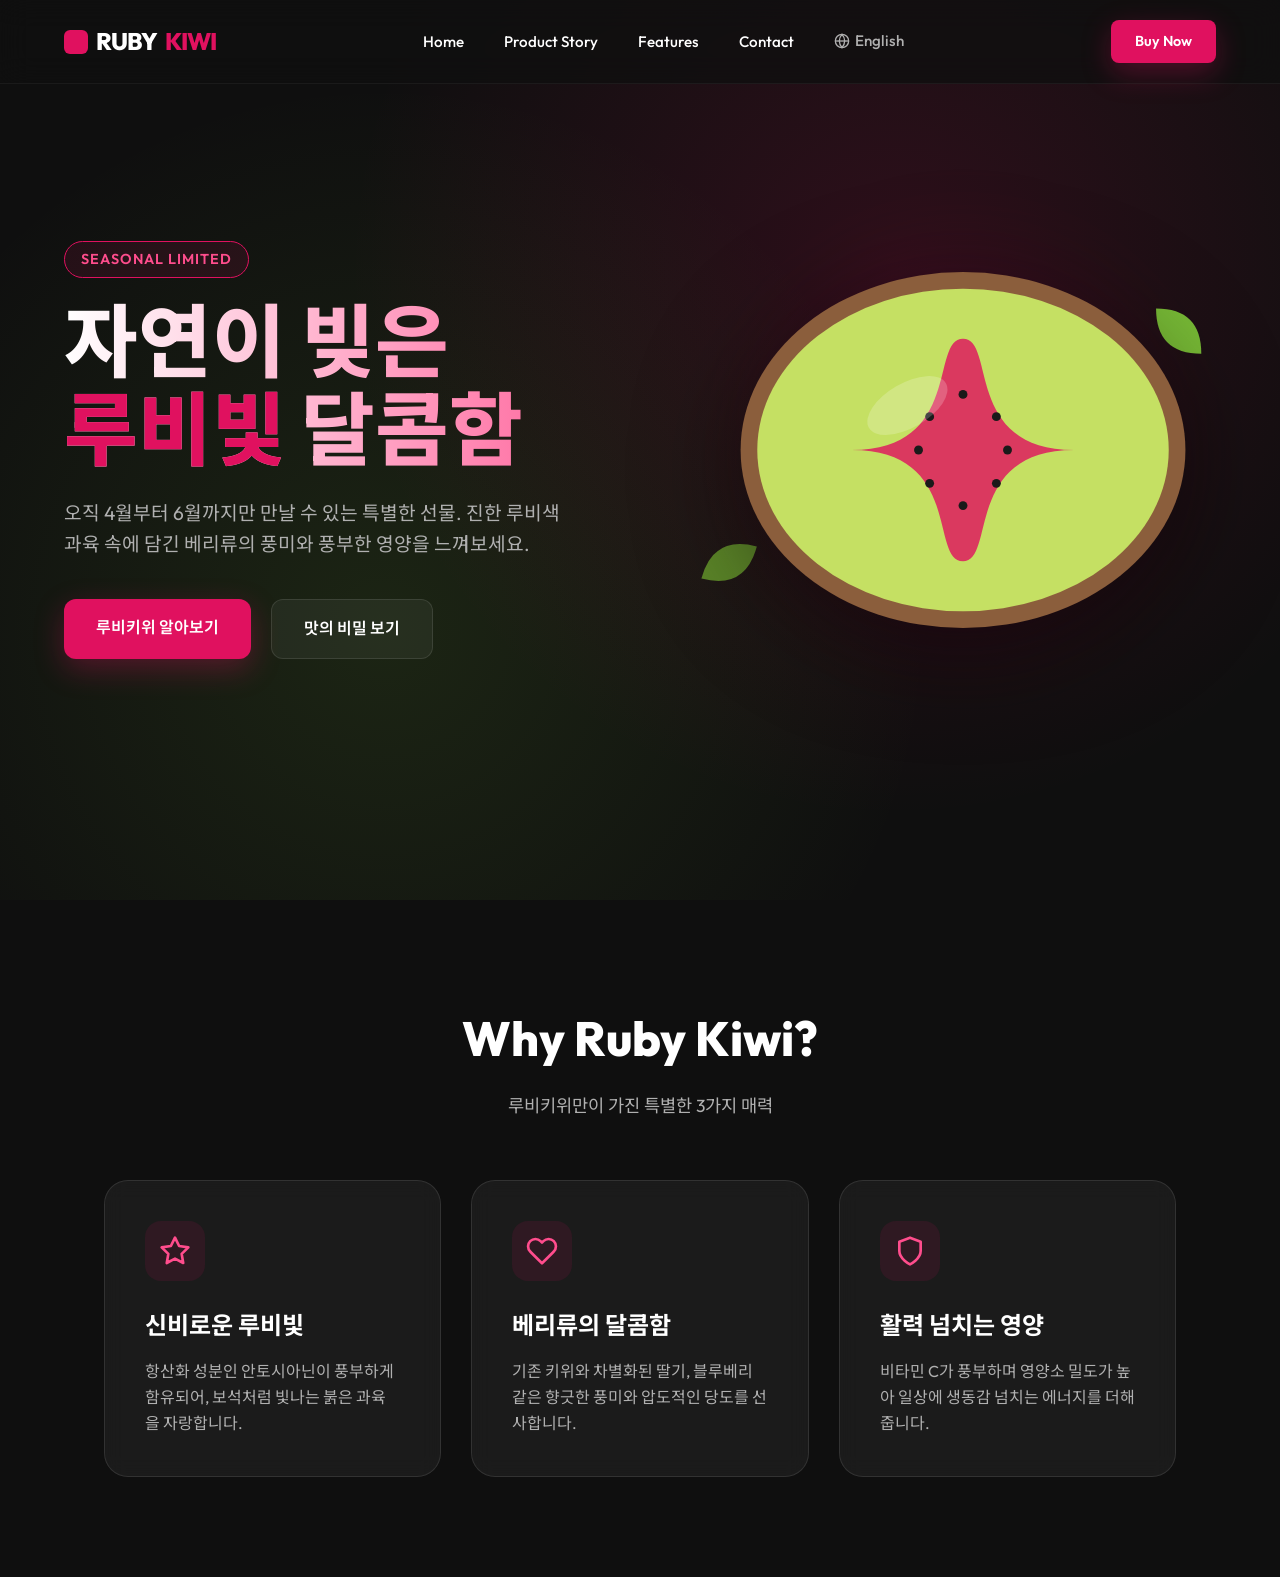
<file: index.html>
<!DOCTYPE html>
<html lang="ko">
<head>
    <meta charset="UTF-8">
    <meta name="viewport" content="width=device-width, initial-scale=1.0">
    <title>Ruby Kiwi | 자연이 선사한 붉은 보석</title>
    <meta name="description" content="제스프리 루비레드 키위 - 안토시아닌이 풍부한 붉은 과육과 베리류의 달콤한 풍미를 경험하세요.">
    <link rel="stylesheet" href="index.css">
</head>
<body>
    <header style="position: fixed; top: 0; width: 100%; z-index: 100; padding: 20px 5%; display: flex; justify-content: space-between; align-items: center; background: rgba(15, 15, 15, 0.8); backdrop-filter: blur(15px); border-bottom: 1px solid rgba(255, 255, 255, 0.05);">
        <div class="logo" style="font-weight: 800; font-size: 1.5rem; letter-spacing: -1px; display: flex; align-items: center; gap: 8px;">
            <div style="width: 24px; height: 24px; background: var(--primary-ruby); border-radius: 6px;"></div>
            RUBY<span style="color: var(--primary-ruby);">KIWI</span>
        </div>
        <nav class="desktop-nav">
            <ul style="display: flex; gap: 40px; list-style: none;">
                <li><a href="#home" style="color: white; text-decoration: none; font-weight: 500; font-size: 0.95rem; transition: var(--transition);">Home</a></li>
                <li><a href="#story" style="color: white; text-decoration: none; font-weight: 500; font-size: 0.95rem; transition: var(--transition);">Product Story</a></li>
                <li><a href="#features" style="color: white; text-decoration: none; font-weight: 500; font-size: 0.95rem; transition: var(--transition);">Features</a></li>
                <li><a href="#contact" style="color: white; text-decoration: none; font-weight: 500; font-size: 0.95rem; transition: var(--transition);">Contact</a></li>
                <li><a href="index_en.html" style="color: var(--text-muted); text-decoration: none; font-weight: 500; font-size: 0.95rem; display: flex; align-items: center; gap: 5px;">
                    <svg width="16" height="16" viewBox="0 0 24 24" fill="none" stroke="currentColor" stroke-width="2"><circle cx="12" cy="12" r="10"/><line x1="2" y1="12" x2="22" y2="12"/><path d="M12 2a15.3 15.3 0 0 1 4 10 15.3 15.3 0 0 1-4 10 15.3 15.3 0 0 1-4-10 15.3 15.3 0 0 1 4-10z"/></svg>
                    English
                </a></li>
            </ul>
        </nav>
        <div style="display: flex; align-items: center; gap: 15px;">
            <a href="#" class="btn btn-primary" style="padding: 10px 24px; font-size: 0.9rem; border-radius: 8px;">Buy Now</a>
            <button id="menu-toggle" style="background: none; border: none; color: white; display: none; cursor: pointer;">
                <svg width="24" height="24" viewBox="0 0 24 24" fill="none" stroke="currentColor" stroke-width="2"><line x1="3" y1="12" x2="21" y2="12"/><line x1="3" y1="6" x2="21" y2="6"/><line x1="3" y1="18" x2="21" y2="18"/></svg>
            </button>
        </div>
    </header>

    <!-- Mobile Menu -->
    <div id="mobile-menu" style="position: fixed; top: 0; right: -100%; width: 80%; height: 100vh; background: var(--bg-dark); z-index: 1000; transition: 0.5s; padding: 100px 10%; display: flex; flex-direction: column; gap: 30px; box-shadow: -10px 0 30px rgba(0,0,0,0.5);">
        <button id="menu-close" style="position: absolute; top: 20px; right: 20px; background: none; border: none; color: white; cursor: pointer;">
            <svg width="32" height="32" viewBox="0 0 24 24" fill="none" stroke="currentColor" stroke-width="2"><line x1="18" y1="6" x2="6" y2="18"/><line x1="6" y1="6" x2="18" y2="18"/></svg>
        </button>
        <a href="#home" style="color: white; text-decoration: none; font-size: 1.5rem; font-weight: 600;">Home</a>
        <a href="#story" style="color: white; text-decoration: none; font-size: 1.5rem; font-weight: 600;">Product Story</a>
        <a href="#features" style="color: white; text-decoration: none; font-size: 1.5rem; font-weight: 600;">Features</a>
        <a href="#contact" style="color: white; text-decoration: none; font-size: 1.5rem; font-weight: 600;">Contact</a>
        <a href="index_en.html" style="color: var(--primary-ruby-light); text-decoration: none; font-size: 1.2rem; font-weight: 500;">English Version</a>
    </div>

    <main>
        <!-- Hero Section -->
        <section class="hero" id="home">
            <div class="hero-background"></div>
            <div class="hero-content">
                <div class="hero-text">
                    <span class="hero-tag">SEASONAL LIMITED</span>
                    <h1 class="hero-title">자연이 빚은<br><span>루비빛</span> 달콤함</h1>
                    <p class="hero-description">
                        오직 4월부터 6월까지만 만날 수 있는 특별한 선물. 
                        진한 루비색 과육 속에 담긴 베리류의 풍미와 풍부한 영양을 느껴보세요.
                    </p>
                    <div class="hero-btns">
                        <a href="#taste" class="btn btn-primary">루비키위 알아보기</a>
                        <a href="#video" class="btn btn-outline">맛의 비밀 보기</a>
                    </div>
                </div>
                
                <div class="hero-visual">
                    <div class="kiwi-orb"></div>
                    <!-- Custom SVG for Ruby Kiwi to ensure it looks perfect even without external images -->
                    <svg class="kiwi-main-img" viewBox="0 0 500 500" fill="none" xmlns="http://www.w3.org/2000/svg">
                        <!-- Outer Skin -->
                        <ellipse cx="250" cy="250" rx="200" ry="160" fill="#8B5E3C" />
                        <!-- Inner Flesh (Greenish) -->
                        <ellipse cx="250" cy="250" rx="185" ry="145" fill="#C5E063" />
                        <!-- Ruby Center (The Star) -->
                        <path d="M250 150 C280 150 250 250 350 250 C250 250 280 350 250 350 C220 350 250 250 150 250 C250 250 220 150 250 150Z" fill="#E0115F" opacity="0.9">
                            <animate attributeName="opacity" values="0.7;0.9;0.7" dur="3s" repeatCount="indefinite" />
                        </path>
                        <!-- Seeds -->
                        <circle cx="250" cy="200" r="4" fill="#1A1A1A" />
                        <circle cx="280" cy="220" r="4" fill="#1A1A1A" />
                        <circle cx="290" cy="250" r="4" fill="#1A1A1A" />
                        <circle cx="280" cy="280" r="4" fill="#1A1A1A" />
                        <circle cx="250" cy="300" r="4" fill="#1A1A1A" />
                        <circle cx="220" cy="280" r="4" fill="#1A1A1A" />
                        <circle cx="210" cy="250" r="4" fill="#1A1A1A" />
                        <circle cx="220" cy="220" r="4" fill="#1A1A1A" />
                        <!-- Shine/Reflection -->
                        <ellipse cx="200" cy="210" rx="40" ry="20" fill="white" opacity="0.2" transform="rotate(-30, 200, 210)" />
                    </svg>
                    
                    <!-- Decorative Elements -->
                    <div class="floating-leaf leaf-1">
                        <svg viewBox="0 0 100 100" fill="#8EE53F"><path d="M10 50 Q50 10 90 50 Q50 90 10 50" /></svg>
                    </div>
                    <div class="floating-leaf leaf-2">
                        <svg viewBox="0 0 100 100" fill="#6BA12E"><path d="M10 50 Q50 10 90 50 Q50 90 10 50" /></svg>
                    </div>
                </div>
            </div>
        </section>

        <!-- Features Section -->
        <section class="features" id="features">
            <div class="section-title">
                <h2>Why Ruby Kiwi?</h2>
                <p>루비키위만이 가진 특별한 3가지 매력</p>
            </div>
            <div class="features-grid">
                <div class="feature-card">
                    <div class="feature-icon">
                        <svg viewBox="0 0 24 24" fill="none" stroke="currentColor" stroke-width="2" stroke-linecap="round" stroke-linejoin="round">
                            <path d="M12 2l3.09 6.26L22 9.27l-5 4.87 1.18 6.88L12 17.77l-6.18 3.25L7 14.14 2 9.27l6.91-1.01L12 2z"></path>
                        </svg>
                    </div>
                    <h3>신비로운 루비빛</h3>
                    <p>항산화 성분인 안토시아닌이 풍부하게 함유되어, 보석처럼 빛나는 붉은 과육을 자랑합니다.</p>
                </div>
                
                <div class="feature-card">
                    <div class="feature-icon">
                        <svg viewBox="0 0 24 24" fill="none" stroke="currentColor" stroke-width="2" stroke-linecap="round" stroke-linejoin="round">
                            <path d="M20.84 4.61a5.5 5.5 0 0 0-7.78 0L12 5.67l-1.06-1.06a5.5 5.5 0 0 0-7.78 7.78l1.06 1.06L12 21.23l7.78-7.78 1.06-1.06a5.5 5.5 0 0 0 0-7.78z"></path>
                        </svg>
                    </div>
                    <h3>베리류의 달콤함</h3>
                    <p>기존 키위와 차별화된 딸기, 블루베리 같은 향긋한 풍미와 압도적인 당도를 선사합니다.</p>
                </div>

                <div class="feature-card">
                    <div class="feature-icon">
                        <svg viewBox="0 0 24 24" fill="none" stroke="currentColor" stroke-width="2" stroke-linecap="round" stroke-linejoin="round">
                            <path d="M12 22s8-4 8-10V5l-8-3-8 3v7c0 6 8 10 8 10z"></path>
                        </svg>
                    </div>
                    <h3>활력 넘치는 영양</h3>
                    <p>비타민 C가 풍부하며 영양소 밀도가 높아 일상에 생동감 넘치는 에너지를 더해줍니다.</p>
                </div>
            </div>
        </section>
    </main>

    <script>
        // Simple scroll effect for header
        window.addEventListener('scroll', () => {
            const header = document.querySelector('header');
            if (window.scrollY > 50) {
                header.style.padding = '15px 5%';
                header.style.boxShadow = '0 10px 30px rgba(0,0,0,0.5)';
            } else {
                header.style.padding = '20px 5%';
                header.style.boxShadow = 'none';
            }
        });

        // Mobile menu toggle
        const menuToggle = document.getElementById('menu-toggle');
        const menuClose = document.getElementById('menu-close');
        const mobileMenu = document.getElementById('mobile-menu');

        menuToggle.addEventListener('click', () => {
            mobileMenu.style.right = '0';
        });

        menuClose.addEventListener('click', () => {
            mobileMenu.style.right = '-100%';
        });

        // Close menu when clicking links
        const mobileLinks = mobileMenu.querySelectorAll('a');
        mobileLinks.forEach(link => {
            link.addEventListener('click', () => {
                mobileMenu.style.right = '-100%';
            });
        });
    </script>
</body>
</html>
</file>
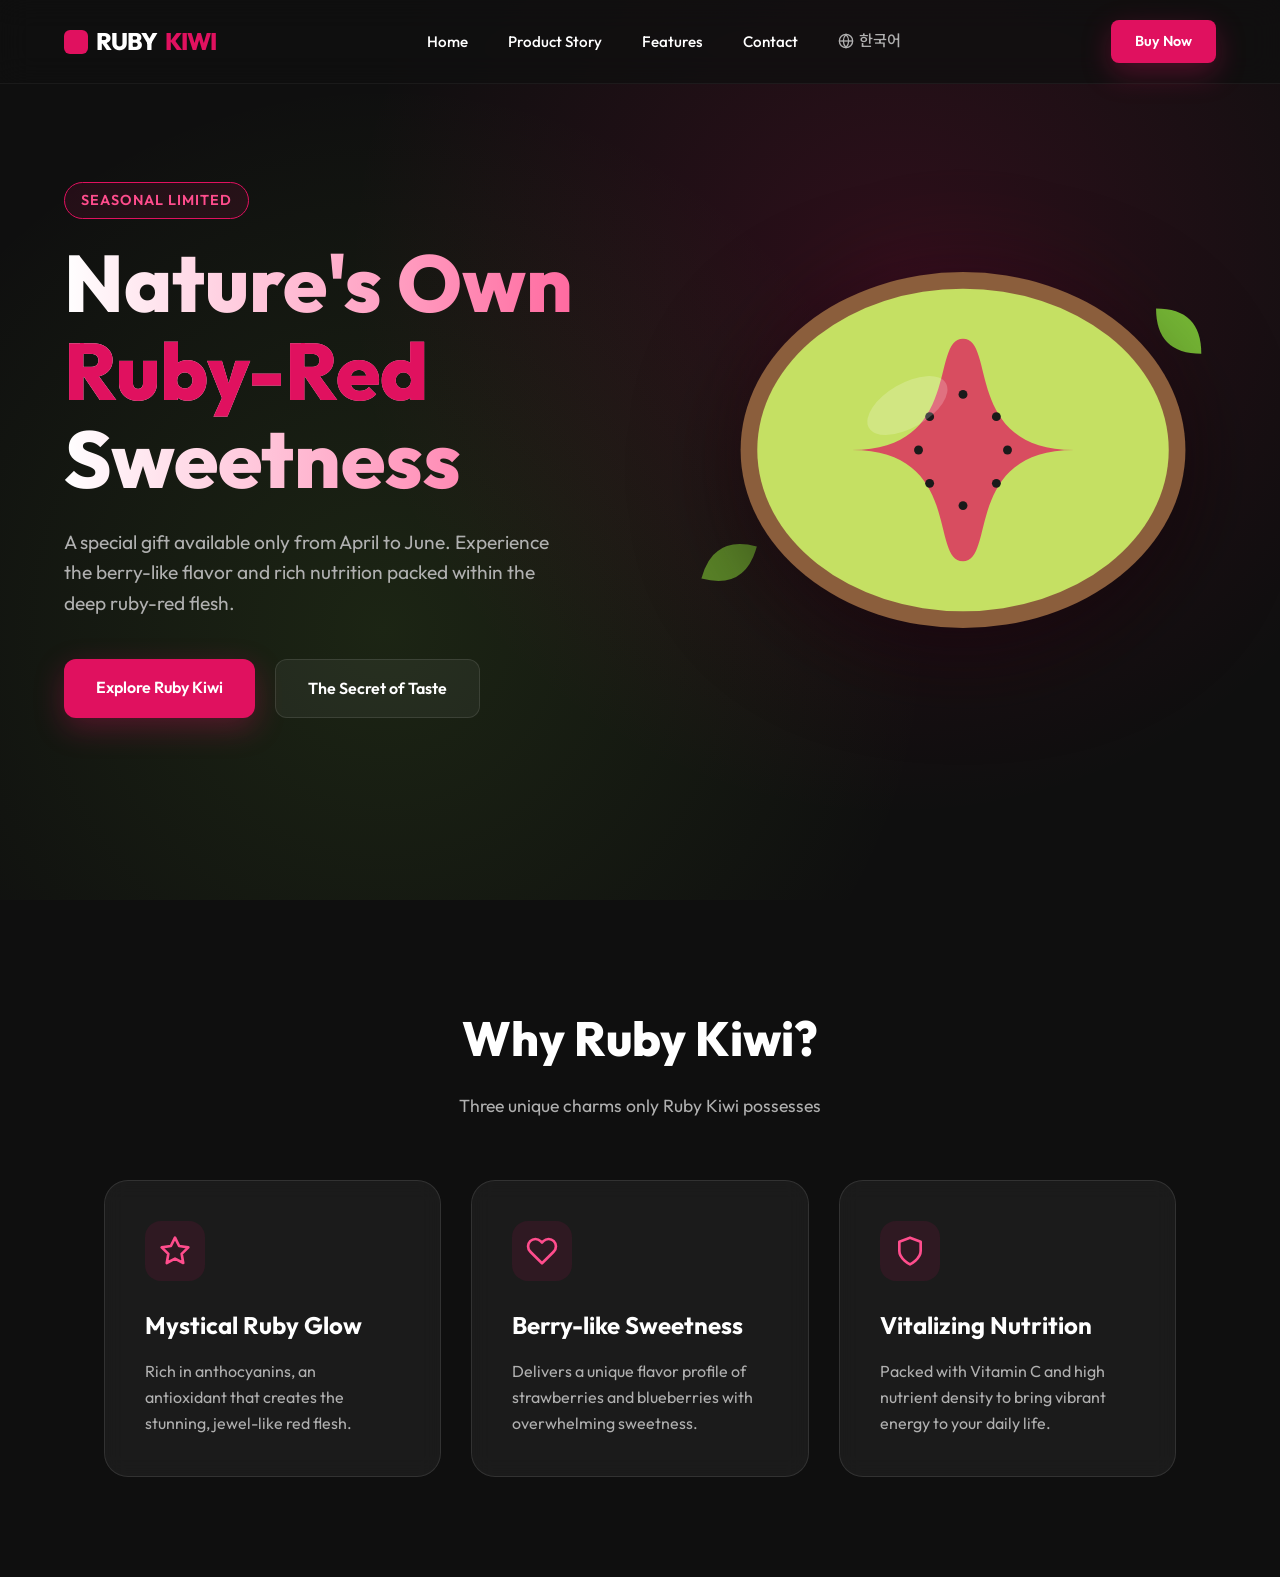
<file: index_en.html>
<!DOCTYPE html>
<html lang="en">
<head>
    <meta charset="UTF-8">
    <meta name="viewport" content="width=device-width, initial-scale=1.0">
    <title>Ruby Kiwi | Nature's Crimson Gem</title>
    <meta name="description" content="Zespri RubyRed Kiwi - Experience the vibrant ruby-red flesh rich in anthocyanins and the sweet berry-like flavor.">
    <link rel="stylesheet" href="index.css">
</head>
<body>
    <header style="position: fixed; top: 0; width: 100%; z-index: 100; padding: 20px 5%; display: flex; justify-content: space-between; align-items: center; background: rgba(15, 15, 15, 0.8); backdrop-filter: blur(15px); border-bottom: 1px solid rgba(255, 255, 255, 0.05);">
        <div class="logo" style="font-weight: 800; font-size: 1.5rem; letter-spacing: -1px; display: flex; align-items: center; gap: 8px;">
            <div style="width: 24px; height: 24px; background: var(--primary-ruby); border-radius: 6px;"></div>
            RUBY<span style="color: var(--primary-ruby);">KIWI</span>
        </div>
        <nav>
            <ul style="display: flex; gap: 40px; list-style: none;">
                <li><a href="#home" style="color: white; text-decoration: none; font-weight: 500; font-size: 0.95rem; transition: var(--transition);">Home</a></li>
                <li><a href="#story" style="color: white; text-decoration: none; font-weight: 500; font-size: 0.95rem; transition: var(--transition);">Product Story</a></li>
                <li><a href="#features" style="color: white; text-decoration: none; font-weight: 500; font-size: 0.95rem; transition: var(--transition);">Features</a></li>
                <li><a href="#contact" style="color: white; text-decoration: none; font-weight: 500; font-size: 0.95rem; transition: var(--transition);">Contact</a></li>
                <li><a href="index.html" style="color: var(--text-muted); text-decoration: none; font-weight: 500; font-size: 0.95rem; display: flex; align-items: center; gap: 5px;">
                    <svg width="16" height="16" viewBox="0 0 24 24" fill="none" stroke="currentColor" stroke-width="2"><circle cx="12" cy="12" r="10"/><line x1="2" y1="12" x2="22" y2="12"/><path d="M12 2a15.3 15.3 0 0 1 4 10 15.3 15.3 0 0 1-4 10 15.3 15.3 0 0 1-4-10 15.3 15.3 0 0 1 4-10z"/></svg>
                    한국어
                </a></li>
            </ul>
        </nav>
        <div style="display: flex; align-items: center; gap: 15px;">
            <a href="#" class="btn btn-primary" style="padding: 10px 24px; font-size: 0.9rem; border-radius: 8px;">Buy Now</a>
            <button id="menu-toggle" style="background: none; border: none; color: white; display: none; cursor: pointer;">
                <svg width="24" height="24" viewBox="0 0 24 24" fill="none" stroke="currentColor" stroke-width="2"><line x1="3" y1="12" x2="21" y2="12"/><line x1="3" y1="6" x2="21" y2="6"/><line x1="3" y1="18" x2="21" y2="18"/></svg>
            </button>
        </div>
    </header>

    <!-- Mobile Menu -->
    <div id="mobile-menu" style="position: fixed; top: 0; right: -100%; width: 80%; height: 100vh; background: var(--bg-dark); z-index: 1000; transition: 0.5s; padding: 100px 10%; display: flex; flex-direction: column; gap: 30px; box-shadow: -10px 0 30px rgba(0,0,0,0.5);">
        <button id="menu-close" style="position: absolute; top: 20px; right: 20px; background: none; border: none; color: white; cursor: pointer;">
            <svg width="32" height="32" viewBox="0 0 24 24" fill="none" stroke="currentColor" stroke-width="2"><line x1="18" y1="6" x2="6" y2="18"/><line x1="6" y1="6" x2="18" y2="18"/></svg>
        </button>
        <a href="#home" style="color: white; text-decoration: none; font-size: 1.5rem; font-weight: 600;">Home</a>
        <a href="#story" style="color: white; text-decoration: none; font-size: 1.5rem; font-weight: 600;">Product Story</a>
        <a href="#features" style="color: white; text-decoration: none; font-size: 1.5rem; font-weight: 600;">Features</a>
        <a href="#contact" style="color: white; text-decoration: none; font-size: 1.5rem; font-weight: 600;">Contact</a>
        <a href="index.html" style="color: var(--primary-ruby-light); text-decoration: none; font-size: 1.2rem; font-weight: 500;">Korean Version</a>
    </div>

    <main>
        <!-- Hero Section -->
        <section class="hero" id="home">
            <div class="hero-background"></div>
            <div class="hero-content">
                <div class="hero-text">
                    <span class="hero-tag">SEASONAL LIMITED</span>
                    <h1 class="hero-title">Nature's Own<br><span>Ruby-Red</span> Sweetness</h1>
                    <p class="hero-description">
                        A special gift available only from April to June. 
                        Experience the berry-like flavor and rich nutrition packed within the deep ruby-red flesh.
                    </p>
                    <div class="hero-btns">
                        <a href="#features" class="btn btn-primary">Explore Ruby Kiwi</a>
                        <a href="#" class="btn btn-outline">The Secret of Taste</a>
                    </div>
                </div>
                
                <div class="hero-visual">
                    <div class="kiwi-orb"></div>
                    <svg class="kiwi-main-img" viewBox="0 0 500 500" fill="none" xmlns="http://www.w3.org/2000/svg">
                        <ellipse cx="250" cy="250" rx="200" ry="160" fill="#8B5E3C" />
                        <ellipse cx="250" cy="250" rx="185" ry="145" fill="#C5E063" />
                        <path d="M250 150 C280 150 250 250 350 250 C250 250 280 350 250 350 C220 350 250 250 150 250 C250 250 220 150 250 150Z" fill="#E0115F" opacity="0.9">
                            <animate attributeName="opacity" values="0.7;0.9;0.7" dur="3s" repeatCount="indefinite" />
                        </path>
                        <circle cx="250" cy="200" r="4" fill="#1A1A1A" />
                        <circle cx="280" cy="220" r="4" fill="#1A1A1A" />
                        <circle cx="290" cy="250" r="4" fill="#1A1A1A" />
                        <circle cx="280" cy="280" r="4" fill="#1A1A1A" />
                        <circle cx="250" cy="300" r="4" fill="#1A1A1A" />
                        <circle cx="220" cy="280" r="4" fill="#1A1A1A" />
                        <circle cx="210" cy="250" r="4" fill="#1A1A1A" />
                        <circle cx="220" cy="220" r="4" fill="#1A1A1A" />
                        <ellipse cx="200" cy="210" rx="40" ry="20" fill="white" opacity="0.2" transform="rotate(-30, 200, 210)" />
                    </svg>
                    
                    <div class="floating-leaf leaf-1">
                        <svg viewBox="0 0 100 100" fill="#8EE53F"><path d="M10 50 Q50 10 90 50 Q50 90 10 50" /></svg>
                    </div>
                    <div class="floating-leaf leaf-2">
                        <svg viewBox="0 0 100 100" fill="#6BA12E"><path d="M10 50 Q50 10 90 50 Q50 90 10 50" /></svg>
                    </div>
                </div>
            </div>
        </section>

        <!-- Features Section -->
        <section class="features" id="features">
            <div class="section-title">
                <h2>Why Ruby Kiwi?</h2>
                <p>Three unique charms only Ruby Kiwi possesses</p>
            </div>
            <div class="features-grid">
                <div class="feature-card">
                    <div class="feature-icon">
                        <svg viewBox="0 0 24 24" fill="none" stroke="currentColor" stroke-width="2" stroke-linecap="round" stroke-linejoin="round">
                            <path d="M12 2l3.09 6.26L22 9.27l-5 4.87 1.18 6.88L12 17.77l-6.18 3.25L7 14.14 2 9.27l6.91-1.01L12 2z"></path>
                        </svg>
                    </div>
                    <h3>Mystical Ruby Glow</h3>
                    <p>Rich in anthocyanins, an antioxidant that creates the stunning, jewel-like red flesh.</p>
                </div>
                
                <div class="feature-card">
                    <div class="feature-icon">
                        <svg viewBox="0 0 24 24" fill="none" stroke="currentColor" stroke-width="2" stroke-linecap="round" stroke-linejoin="round">
                            <path d="M20.84 4.61a5.5 5.5 0 0 0-7.78 0L12 5.67l-1.06-1.06a5.5 5.5 0 0 0-7.78 7.78l1.06 1.06L12 21.23l7.78-7.78 1.06-1.06a5.5 5.5 0 0 0 0-7.78z"></path>
                        </svg>
                    </div>
                    <h3>Berry-like Sweetness</h3>
                    <p>Delivers a unique flavor profile of strawberries and blueberries with overwhelming sweetness.</p>
                </div>

                <div class="feature-card">
                    <div class="feature-icon">
                        <svg viewBox="0 0 24 24" fill="none" stroke="currentColor" stroke-width="2" stroke-linecap="round" stroke-linejoin="round">
                            <path d="M12 22s8-4 8-10V5l-8-3-8 3v7c0 6 8 10 8 10z"></path>
                        </svg>
                    </div>
                    <h3>Vitalizing Nutrition</h3>
                    <p>Packed with Vitamin C and high nutrient density to bring vibrant energy to your daily life.</p>
                </div>
            </div>
        </section>
    </main>

    <script>
        window.addEventListener('scroll', () => {
            const header = document.querySelector('header');
            if (window.scrollY > 50) {
                header.style.padding = '15px 5%';
                header.style.boxShadow = '0 10px 30px rgba(0,0,0,0.5)';
            } else {
                header.style.padding = '20px 5%';
                header.style.boxShadow = 'none';
            }
        });

        // Mobile menu toggle
        const menuToggle = document.getElementById('menu-toggle');
        const menuClose = document.getElementById('menu-close');
        const mobileMenu = document.getElementById('mobile-menu');

        menuToggle.addEventListener('click', () => {
            mobileMenu.style.right = '0';
        });

        menuClose.addEventListener('click', () => {
            mobileMenu.style.right = '-100%';
        });

        // Close menu when clicking links
        const mobileLinks = mobileMenu.querySelectorAll('a');
        mobileLinks.forEach(link => {
            link.addEventListener('click', () => {
                mobileMenu.style.right = '-100%';
            });
        });
    </script>
</body>
</html>
</file>
<file: index.css>
@import url('https://fonts.googleapis.com/css2?family=Outfit:wght@300;400;600;800&family=Noto+Sans+KR:wght@300;400;700&display=swap');

:root {
    --primary-ruby: #E0115F;
    --primary-ruby-light: #FF4D8D;
    --primary-ruby-dark: #A00D44;
    --kiwi-green: #8EE53F;
    --kiwi-green-dark: #6BA12E;
    --bg-dark: #0F0F0F;
    --bg-card: rgba(255, 255, 255, 0.05);
    --text-main: #FFFFFF;
    --text-muted: #B0B0B0;
    --glass-border: rgba(255, 255, 255, 0.1);
    --transition: all 0.4s cubic-bezier(0.16, 1, 0.3, 1);
}

* {
    margin: 0;
    padding: 0;
    box-sizing: border-box;
}

body {
    font-family: 'Outfit', 'Noto Sans KR', sans-serif;
    background-color: var(--bg-dark);
    color: var(--text-main);
    line-height: 1.6;
    overflow-x: hidden;
}

/* Animations */
@keyframes fadeInUp {
    from {
        opacity: 0;
        transform: translateY(30px);
    }
    to {
        opacity: 1;
        transform: translateY(0);
    }
}

@keyframes float {
    0%, 100% { transform: translateY(0); }
    50% { transform: translateY(-20px); }
}

@keyframes glow {
    0%, 100% { text-shadow: 0 0 20px rgba(224, 17, 95, 0.5); }
    50% { text-shadow: 0 0 40px rgba(224, 17, 95, 0.8); }
}

/* Hero Section */
.hero {
    position: relative;
    height: 100vh;
    display: flex;
    align-items: center;
    justify-content: center;
    overflow: hidden;
    padding: 0 5%;
}

.hero-background {
    position: absolute;
    top: 0;
    left: 0;
    width: 100%;
    height: 100%;
    z-index: -1;
    background: radial-gradient(circle at 70% 30%, rgba(224, 17, 95, 0.15) 0%, transparent 50%),
                radial-gradient(circle at 30% 70%, rgba(142, 229, 63, 0.1) 0%, transparent 50%);
}

.hero-content {
    max-width: 1200px;
    width: 100%;
    display: grid;
    grid-template-columns: 1.2fr 1fr;
    gap: 40px;
    align-items: center;
}

.hero-text {
    animation: fadeInUp 1s ease-out forwards;
}

.hero-tag {
    display: inline-block;
    padding: 6px 16px;
    background: rgba(224, 17, 95, 0.1);
    border: 1px solid var(--primary-ruby);
    color: var(--primary-ruby-light);
    border-radius: 50px;
    font-size: 0.9rem;
    font-weight: 600;
    margin-bottom: 20px;
    letter-spacing: 1px;
}

.hero-title {
    font-size: 5rem;
    font-weight: 800;
    line-height: 1.1;
    margin-bottom: 24px;
    background: linear-gradient(to right, #fff, var(--primary-ruby-light));
    -webkit-background-clip: text;
    -webkit-text-fill-color: transparent;
}

.hero-title span {
    color: var(--primary-ruby);
    -webkit-text-fill-color: var(--primary-ruby);
    animation: glow 3s infinite;
}

.hero-description {
    font-size: 1.2rem;
    color: var(--text-muted);
    margin-bottom: 40px;
    max-width: 500px;
}

.hero-btns {
    display: flex;
    gap: 20px;
}

.btn {
    padding: 16px 32px;
    border-radius: 12px;
    font-weight: 600;
    text-decoration: none;
    transition: var(--transition);
    font-size: 1rem;
}

.btn-primary {
    background: var(--primary-ruby);
    color: white;
    box-shadow: 0 10px 30px rgba(224, 17, 95, 0.3);
}

.btn-primary:hover {
    background: var(--primary-ruby-light);
    transform: translateY(-5px);
    box-shadow: 0 15px 40px rgba(224, 17, 95, 0.5);
}

.btn-outline {
    border: 1px solid var(--glass-border);
    color: white;
    background: rgba(255, 255, 255, 0.05);
    backdrop-filter: blur(10px);
}

.btn-outline:hover {
    background: rgba(255, 255, 255, 0.1);
    border-color: white;
}

/* Visual elements */
.hero-visual {
    position: relative;
    display: flex;
    justify-content: center;
    align-items: center;
    animation: fadeInUp 1.2s ease-out forwards;
}

.kiwi-orb {
    position: relative;
    width: 400px;
    height: 400px;
    background: radial-gradient(circle, var(--primary-ruby) 0%, transparent 70%);
    border-radius: 50%;
    filter: blur(60px);
    opacity: 0.5;
    animation: float 6s ease-in-out infinite;
}

.kiwi-main-img {
    position: absolute;
    width: 110%;
    z-index: 2;
    filter: drop-shadow(0 20px 50px rgba(0,0,0,0.5));
    animation: float 5s ease-in-out infinite;
}

.floating-leaf {
    position: absolute;
    width: 80px;
    z-index: 1;
    opacity: 0.8;
}

.leaf-1 { top: 10%; right: 0; transform: rotate(45deg); animation: float 7s infinite; }
.leaf-2 { bottom: 10%; left: -20px; transform: rotate(-30deg); animation: float 8s infinite 1s; }

/* Features Section */
.features {
    padding: 100px 5%;
    max-width: 1200px;
    margin: 0 auto;
}

.section-title {
    text-align: center;
    margin-bottom: 60px;
}

.section-title h2 {
    font-size: 3rem;
    font-weight: 800;
    margin-bottom: 15px;
}

.section-title p {
    color: var(--text-muted);
    font-size: 1.1rem;
}

.features-grid {
    display: grid;
    grid-template-columns: repeat(auto-fit, minmax(280px, 1fr));
    gap: 30px;
}

.feature-card {
    background: var(--bg-card);
    border: 1px solid var(--glass-border);
    padding: 40px;
    border-radius: 24px;
    transition: var(--transition);
    backdrop-filter: blur(10px);
}

.feature-card:hover {
    transform: translateY(-10px);
    background: rgba(255, 255, 255, 0.08);
    border-color: var(--primary-ruby-light);
    box-shadow: 0 20px 40px rgba(0, 0, 0, 0.3);
}

.feature-icon {
    width: 60px;
    height: 60px;
    background: rgba(224, 17, 95, 0.1);
    border-radius: 16px;
    display: flex;
    align-items: center;
    justify-content: center;
    margin-bottom: 25px;
    color: var(--primary-ruby-light);
}

.feature-icon svg {
    width: 32px;
    height: 32px;
}

.feature-card h3 {
    font-size: 1.5rem;
    margin-bottom: 15px;
    color: white;
}

.feature-card p {
    color: var(--text-muted);
    font-size: 1rem;
    line-height: 1.6;
}

@media (max-width: 992px) {
    header {
        padding: 15px 5% !important;
    }
    
    header nav {
        display: none; /* Hide desktop nav */
    }

    #menu-toggle {
        display: block !important;
    }

    .hero-content {
        grid-template-columns: 1fr;
        text-align: center;
        padding-top: 100px;
        gap: 60px;
    }
    
    .hero-title { 
        font-size: 3.5rem; 
    }
    
    .hero-description { 
        margin: 0 auto 40px; 
    }
    
    .hero-btns { 
        justify-content: center; 
    }
    
    .hero-visual { 
        margin-top: 20px; 
    }
    
    .kiwi-orb { 
        width: 300px; 
        height: 300px; 
    }

    .section-title h2 {
        font-size: 2.5rem;
    }
}

@media (max-width: 768px) {
    .hero-title { 
        font-size: 2.8rem; 
    }
    
    .feature-card {
        padding: 30px;
    }
    
    .features-grid {
        grid-template-columns: 1fr;
    }
}

@media (max-width: 480px) {
    .hero-title { 
        font-size: 2.2rem; 
    }
    
    .hero-btns {
        flex-direction: column;
        width: 100%;
    }
    
    .btn {
        width: 100%;
        text-align: center;
    }
    
    .kiwi-orb {
        width: 250px;
        height: 250px;
    }
}
</file>
